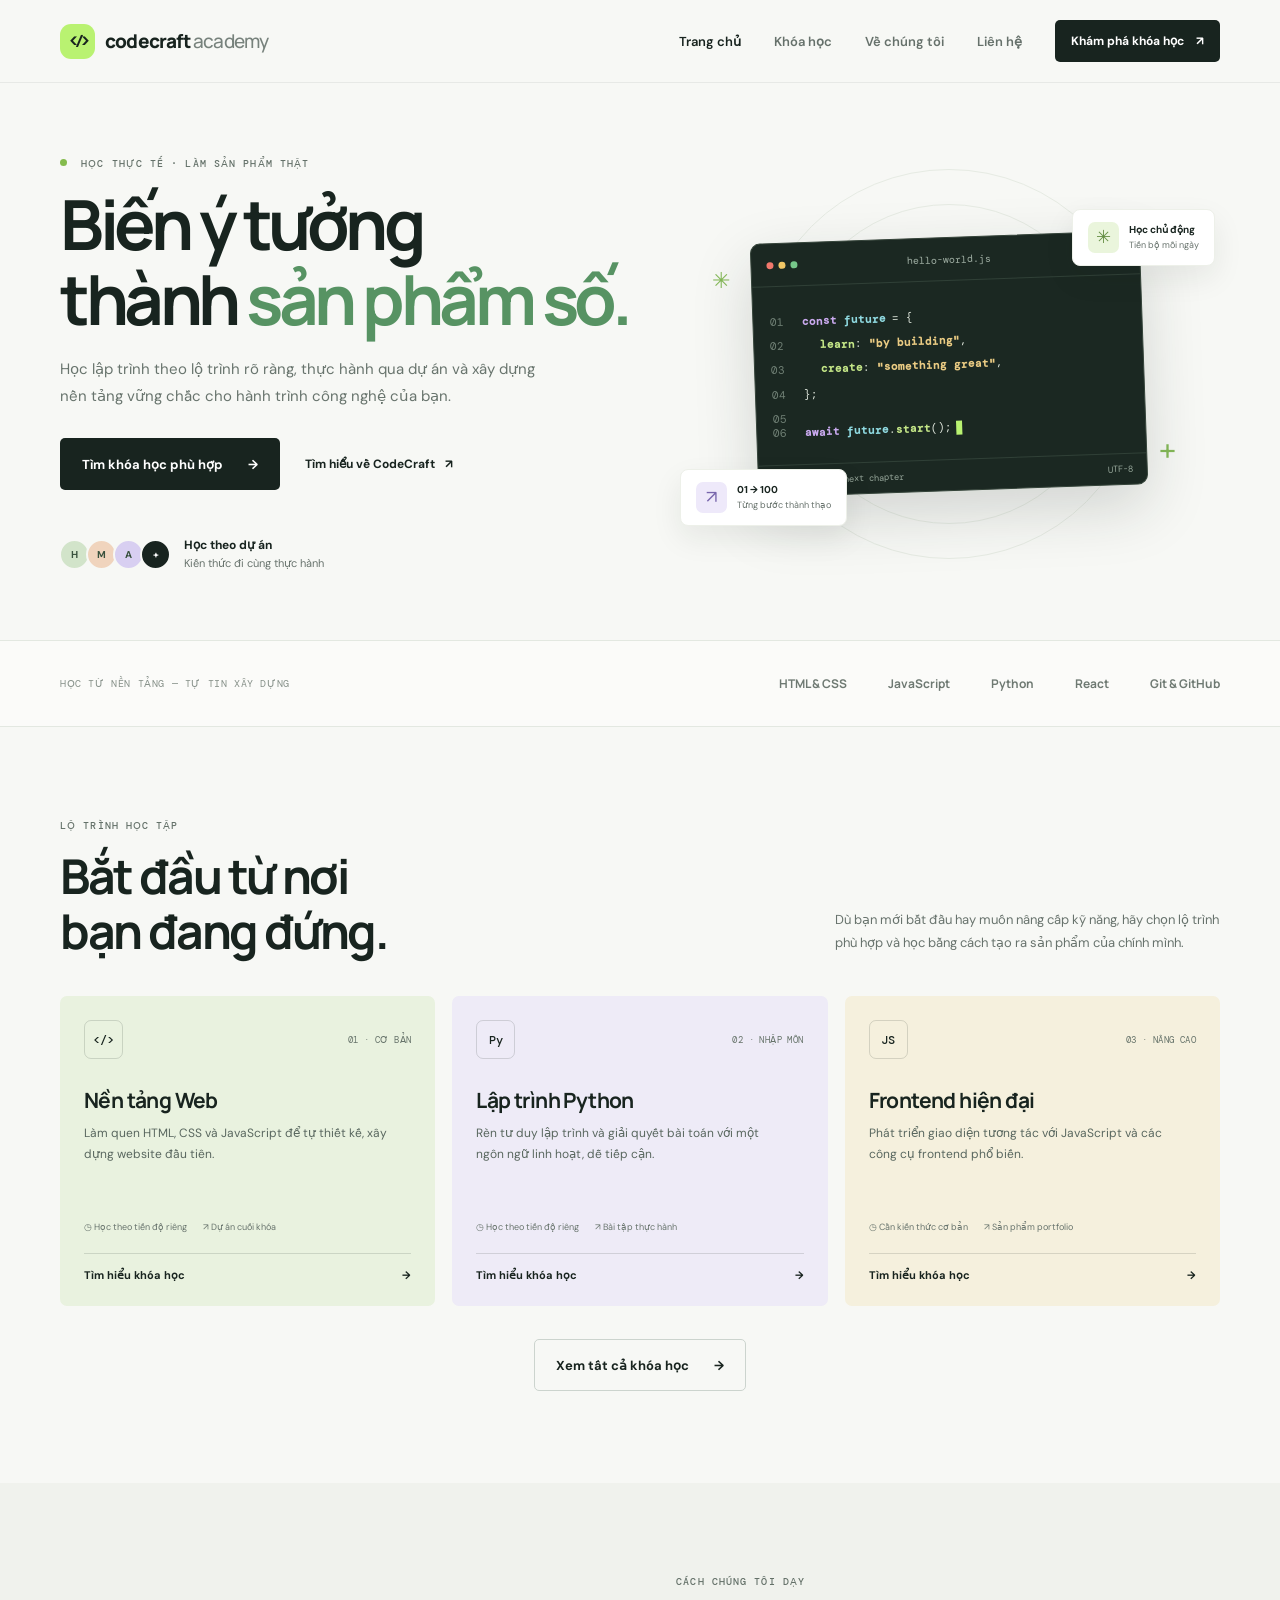
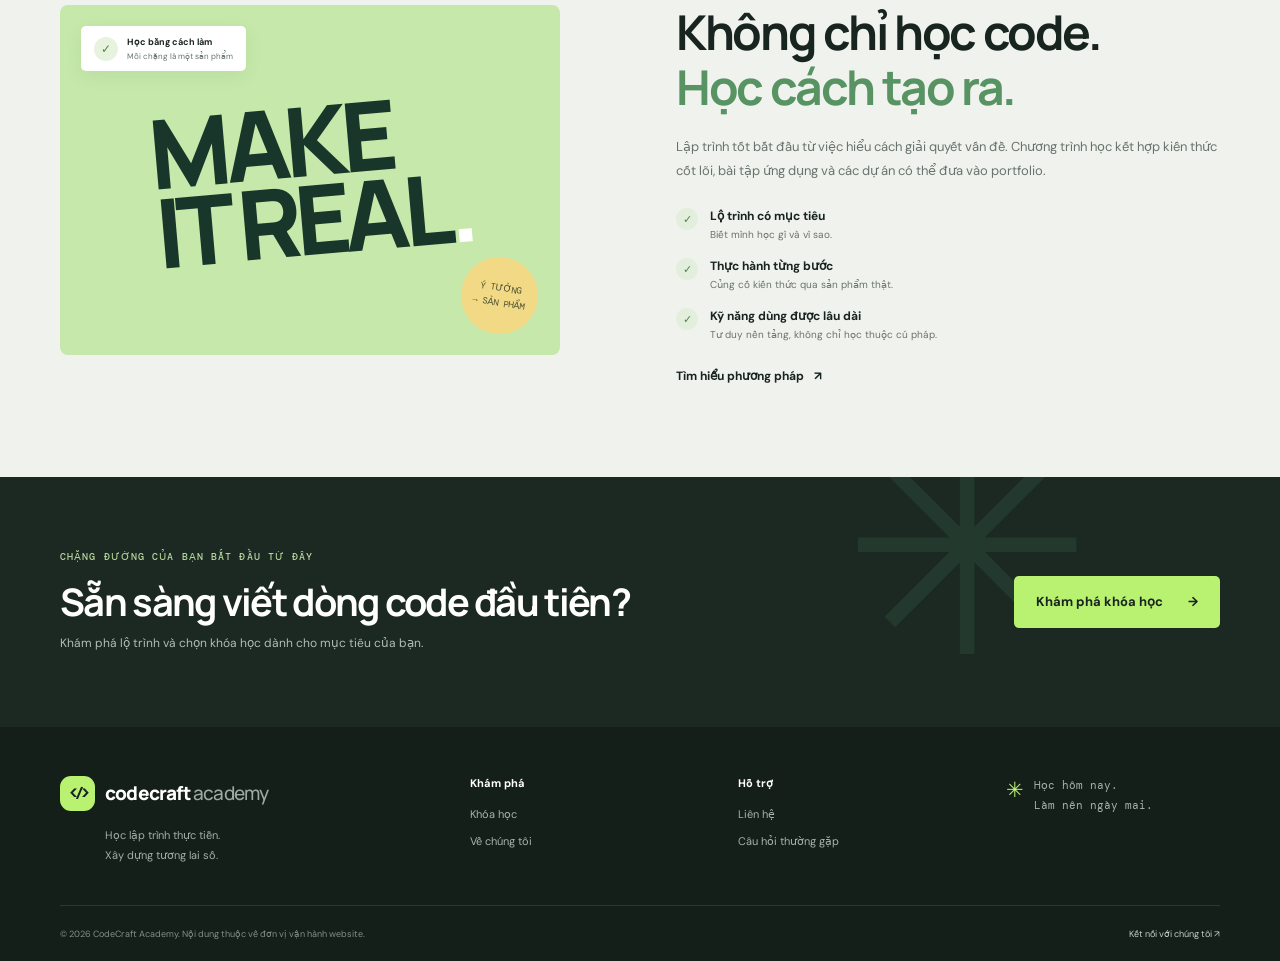
<file: index.html>
<!doctype html>
<html lang="vi">
<head>
  <meta charset="utf-8">
  <meta name="viewport" content="width=device-width, initial-scale=1">
  <meta name="description" content="CodeCraft Academy cung cấp các khóa học lập trình thực tiễn, giúp bạn xây dựng kỹ năng và sản phẩm công nghệ của riêng mình.">
  <meta name="theme-color" content="#f7f8f5">
  <title>CodeCraft Academy — Học lập trình, xây dựng tương lai</title>
  <link rel="stylesheet" href="styles.css">
  <script src="app.js" defer></script>
</head>
<body>
  <a class="skip-link" href="#main">Bỏ qua điều hướng</a>
  <header class="site-header">
    <div class="container header-inner">
      <a class="brand" href="index.html" aria-label="CodeCraft Academy - Trang chủ">
        <span class="brand-mark" aria-hidden="true">&lt;/&gt;</span>
        <span>codecraft<span class="brand-light"> academy</span></span>
      </a>
      <button class="menu-toggle" type="button" aria-expanded="false" aria-controls="site-nav" aria-label="Mở menu">
        <span></span><span></span><span></span>
      </button>
      <nav class="site-nav" id="site-nav" aria-label="Điều hướng chính">
        <a class="active" href="index.html">Trang chủ</a>
        <a href="courses.html">Khóa học</a>
        <a href="about.html">Về chúng tôi</a>
        <a href="contact.html">Liên hệ</a>
        <a class="button button-small button-dark nav-cta" href="courses.html">Khám phá khóa học <span aria-hidden="true">↗</span></a>
      </nav>
    </div>
  </header>

  <main id="main">
    <section class="hero">
      <div class="container hero-grid">
        <div class="hero-copy">
          <p class="eyebrow"><span class="eyebrow-dot"></span> HỌC THỰC TẾ · LÀM SẢN PHẨM THẬT</p>
          <h1>Biến ý tưởng<br>thành <span class="text-accent">sản phẩm số.</span></h1>
          <p class="hero-lead">Học lập trình theo lộ trình rõ ràng, thực hành qua dự án và xây dựng nền tảng vững chắc cho hành trình công nghệ của bạn.</p>
          <div class="hero-actions">
            <a class="button button-dark" href="courses.html">Tìm khóa học phù hợp <span aria-hidden="true">→</span></a>
            <a class="text-link" href="about.html">Tìm hiểu về CodeCraft <span aria-hidden="true">↗</span></a>
          </div>
          <div class="hero-proof">
            <div class="proof-avatars" aria-hidden="true"><span>H</span><span>M</span><span>A</span><span>+</span></div>
            <p><strong>Học theo dự án</strong><br><span>Kiến thức đi cùng thực hành</span></p>
          </div>
        </div>
        <div class="hero-visual" aria-label="Minh họa giao diện lập trình">
          <div class="visual-orbit orbit-one"></div>
          <div class="visual-orbit orbit-two"></div>
          <div class="code-window">
            <div class="window-bar"><div class="window-dots"><i></i><i></i><i></i></div><span>hello-world.js</span><span class="window-menu">•••</span></div>
            <div class="code-body">
              <div class="code-line"><span class="line-number">01</span><span><b class="code-purple">const</b> <b class="code-blue">future</b> = {</span></div>
              <div class="code-line"><span class="line-number">02</span><span class="indent"><b class="code-green">learn</b>: <b class="code-yellow">"by building"</b>,</span></div>
              <div class="code-line"><span class="line-number">03</span><span class="indent"><b class="code-green">create</b>: <b class="code-yellow">"something great"</b>,</span></div>
              <div class="code-line"><span class="line-number">04</span><span>};</span></div>
              <div class="code-line code-spacer"><span class="line-number">05</span><span></span></div>
              <div class="code-line"><span class="line-number">06</span><span><b class="code-purple">await</b> <b class="code-blue">future</b>.<b class="code-green">start</b>();<span class="cursor"></span></span></div>
            </div>
            <div class="code-status"><span><i></i> Build your next chapter</span><span>UTF-8</span></div>
          </div>
          <div class="floating-card floating-top"><span class="floating-icon">✳</span><span><strong>Học chủ động</strong><small>Tiến bộ mỗi ngày</small></span></div>
          <div class="floating-card floating-bottom"><span class="floating-icon purple-icon">↗</span><span><strong>01 → 100</strong><small>Từng bước thành thạo</small></span></div>
          <span class="visual-spark spark-one">✳</span><span class="visual-spark spark-two">+</span>
        </div>
      </div>
    </section>

    <section class="trust-strip">
      <div class="container trust-inner">
        <p>HỌC TỪ NỀN TẢNG — TỰ TIN XÂY DỰNG</p>
        <div class="tech-list" aria-label="Các công nghệ trong chương trình học"><span>HTML & CSS</span><span>JavaScript</span><span>Python</span><span>React</span><span>Git & GitHub</span></div>
      </div>
    </section>

    <section class="section section-courses">
      <div class="container">
        <div class="section-heading">
          <div><p class="eyebrow">LỘ TRÌNH HỌC TẬP</p><h2>Bắt đầu từ nơi<br>bạn đang đứng.</h2></div>
          <p class="section-intro">Dù bạn mới bắt đầu hay muốn nâng cấp kỹ năng, hãy chọn lộ trình phù hợp và học bằng cách tạo ra sản phẩm của chính mình.</p>
        </div>
        <div class="course-grid">
          <article class="course-card course-card-green">
            <div class="course-top"><span class="course-icon">&lt;/&gt;</span><span class="course-level">01 · CƠ BẢN</span></div>
            <h3>Nền tảng Web</h3>
            <p>Làm quen HTML, CSS và JavaScript để tự thiết kế, xây dựng website đầu tiên.</p>
            <div class="course-meta"><span>◷ Học theo tiến độ riêng</span><span>↗ Dự án cuối khóa</span></div>
            <a class="card-link" href="courses.html#web">Tìm hiểu khóa học <span aria-hidden="true">→</span></a>
          </article>
          <article class="course-card course-card-lilac">
            <div class="course-top"><span class="course-icon">Py</span><span class="course-level">02 · NHẬP MÔN</span></div>
            <h3>Lập trình Python</h3>
            <p>Rèn tư duy lập trình và giải quyết bài toán với một ngôn ngữ linh hoạt, dễ tiếp cận.</p>
            <div class="course-meta"><span>◷ Học theo tiến độ riêng</span><span>↗ Bài tập thực hành</span></div>
            <a class="card-link" href="courses.html#python">Tìm hiểu khóa học <span aria-hidden="true">→</span></a>
          </article>
          <article class="course-card course-card-yellow">
            <div class="course-top"><span class="course-icon">JS</span><span class="course-level">03 · NÂNG CAO</span></div>
            <h3>Frontend hiện đại</h3>
            <p>Phát triển giao diện tương tác với JavaScript và các công cụ frontend phổ biến.</p>
            <div class="course-meta"><span>◷ Cần kiến thức cơ bản</span><span>↗ Sản phẩm portfolio</span></div>
            <a class="card-link" href="courses.html#frontend">Tìm hiểu khóa học <span aria-hidden="true">→</span></a>
          </article>
        </div>
        <div class="center-action"><a class="button button-outline" href="courses.html">Xem tất cả khóa học <span aria-hidden="true">→</span></a></div>
      </div>
    </section>

    <section class="section approach-section">
      <div class="container approach-grid">
        <div class="approach-visual">
          <div class="approach-note"><span class="note-check">✓</span><span><strong>Học bằng cách làm</strong><small>Mỗi chặng là một sản phẩm</small></span></div>
          <div class="approach-big-type">MAKE<br><span>IT</span> REAL<span class="approach-period">.</span></div>
          <div class="approach-sticker">Ý TƯỞNG<br>→ SẢN PHẨM</div>
        </div>
        <div class="approach-copy">
          <p class="eyebrow">CÁCH CHÚNG TÔI DẠY</p>
          <h2>Không chỉ học code.<br><span class="text-accent">Học cách tạo ra.</span></h2>
          <p class="body-copy">Lập trình tốt bắt đầu từ việc hiểu cách giải quyết vấn đề. Chương trình học kết hợp kiến thức cốt lõi, bài tập ứng dụng và các dự án có thể đưa vào portfolio.</p>
          <ul class="check-list">
            <li><span>✓</span><div><strong>Lộ trình có mục tiêu</strong><small>Biết mình học gì và vì sao.</small></div></li>
            <li><span>✓</span><div><strong>Thực hành từng bước</strong><small>Củng cố kiến thức qua sản phẩm thật.</small></div></li>
            <li><span>✓</span><div><strong>Kỹ năng dùng được lâu dài</strong><small>Tư duy nền tảng, không chỉ học thuộc cú pháp.</small></div></li>
          </ul>
          <a class="text-link" href="about.html">Tìm hiểu phương pháp <span aria-hidden="true">↗</span></a>
        </div>
      </div>
    </section>

    <section class="cta-section">
      <div class="container cta-inner">
        <div><p class="eyebrow">CHẶNG ĐƯỜNG CỦA BẠN BẮT ĐẦU TỪ ĐÂY</p><h2>Sẵn sàng viết dòng code đầu tiên?</h2><p>Khám phá lộ trình và chọn khóa học dành cho mục tiêu của bạn.</p></div>
        <a class="button button-light" href="courses.html">Khám phá khóa học <span aria-hidden="true">→</span></a>
        <span class="cta-decoration" aria-hidden="true">✳</span>
      </div>
    </section>
  </main>

  <footer class="site-footer">
    <div class="container footer-main">
      <div class="footer-brand"><a class="brand brand-inverse" href="index.html"><span class="brand-mark" aria-hidden="true">&lt;/&gt;</span><span>codecraft<span class="brand-light"> academy</span></span></a><p>Học lập trình thực tiễn.<br>Xây dựng tương lai số.</p></div>
      <div class="footer-column"><strong>Khám phá</strong><a href="courses.html">Khóa học</a><a href="about.html">Về chúng tôi</a></div>
      <div class="footer-column"><strong>Hỗ trợ</strong><a href="contact.html">Liên hệ</a><a href="contact.html#faq">Câu hỏi thường gặp</a></div>
      <div class="footer-note"><span>✳</span><p>Học hôm nay.<br>Làm nên ngày mai.</p></div>
    </div>
    <div class="container footer-bottom"><span>© 2026 CodeCraft Academy. Nội dung thuộc về đơn vị vận hành website.</span><a href="contact.html">Kết nối với chúng tôi ↗</a></div>
  </footer>
</body>
</html>
</file>
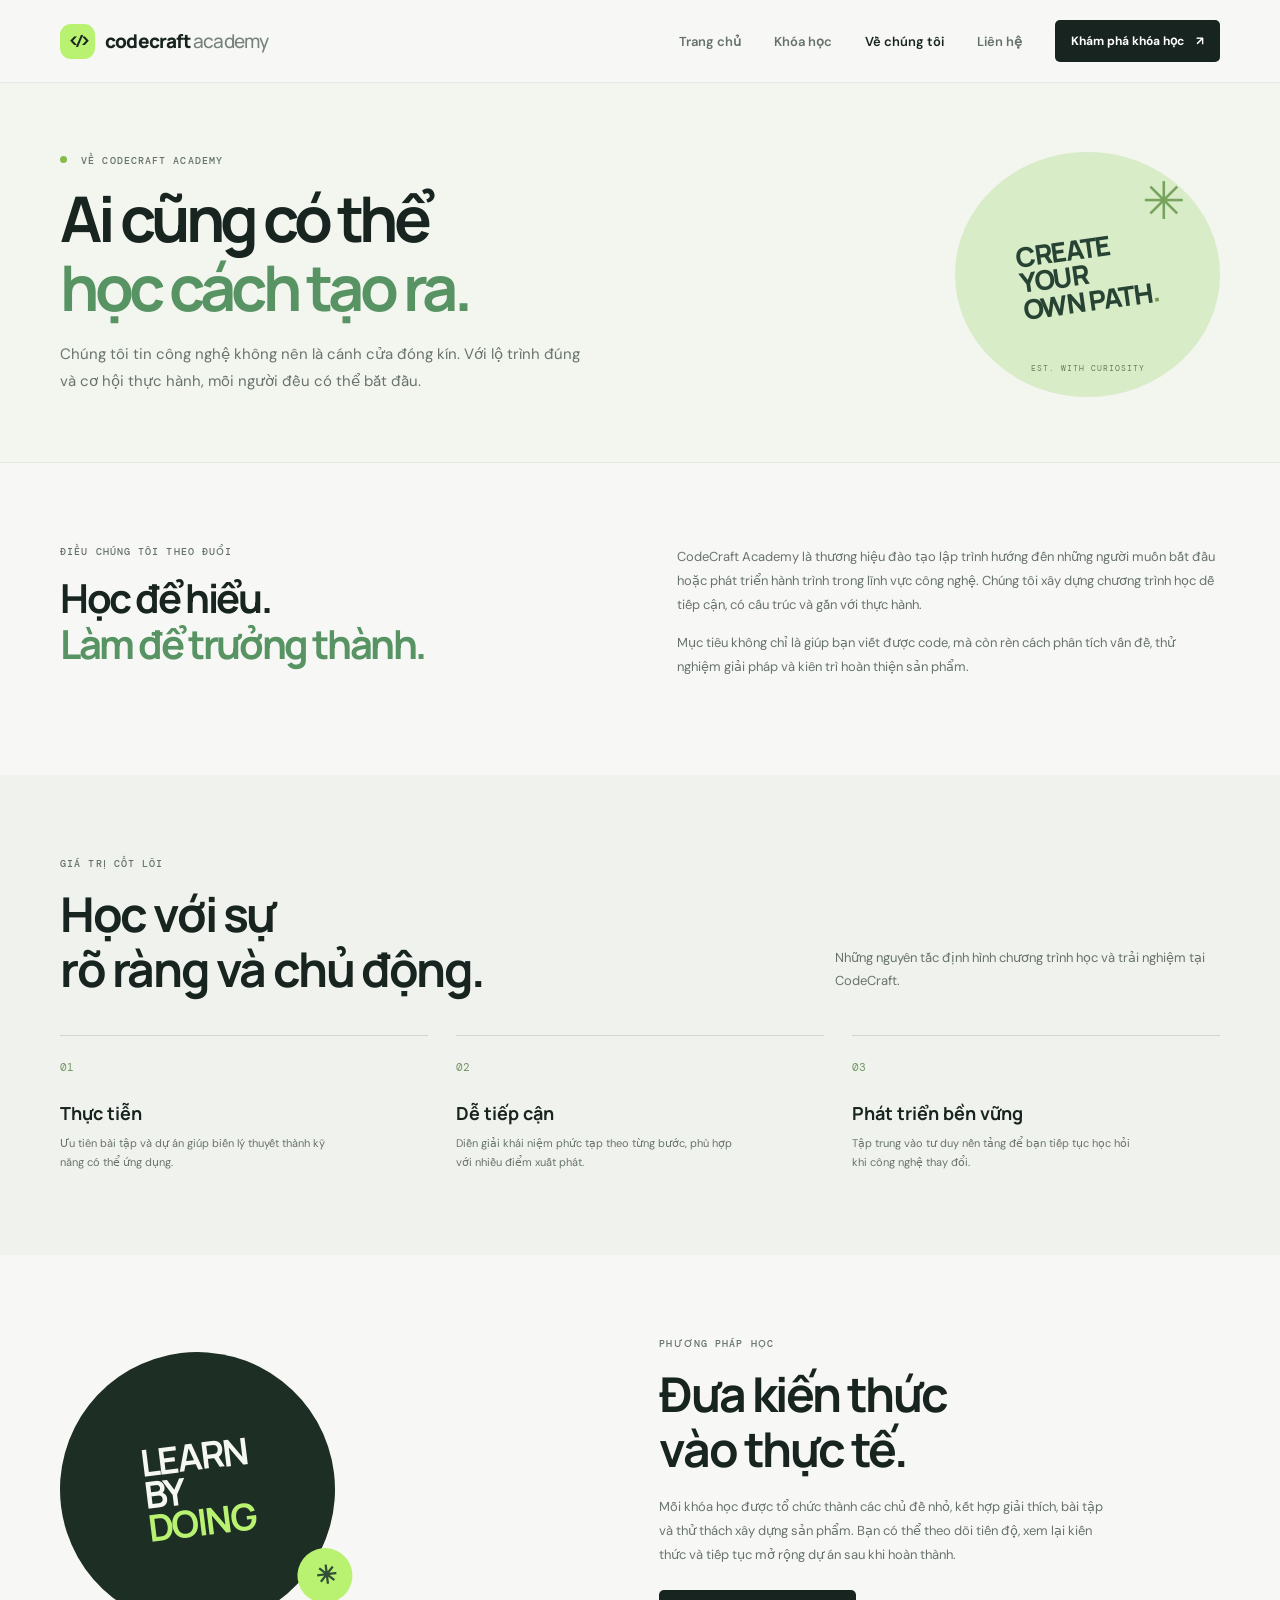
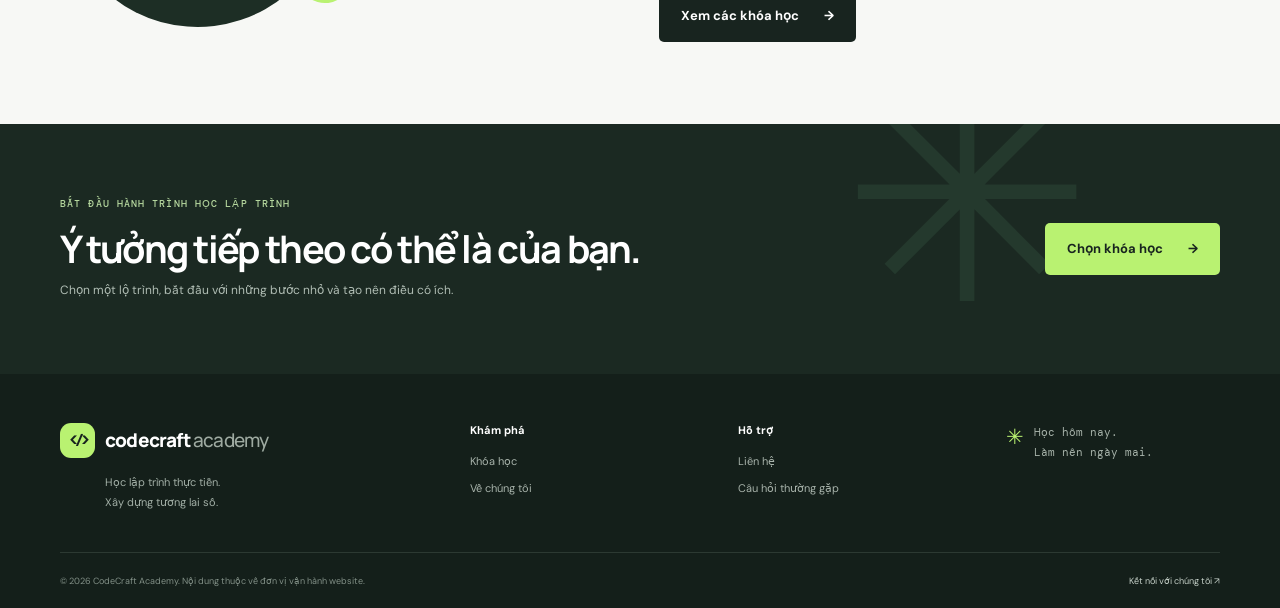
<file: about.html>
<!doctype html>
<html lang="vi">
<head>
  <meta charset="utf-8">
  <meta name="viewport" content="width=device-width, initial-scale=1">
  <meta name="description" content="Tìm hiểu về CodeCraft Academy và phương pháp đào tạo lập trình thực hành, lấy người học làm trung tâm.">
  <meta name="theme-color" content="#f7f8f5">
  <title>Về chúng tôi — CodeCraft Academy</title>
  <link rel="stylesheet" href="styles.css">
  <script src="app.js" defer></script>
</head>
<body>
  <a class="skip-link" href="#main">Bỏ qua điều hướng</a>
  <header class="site-header"><div class="container header-inner">
    <a class="brand" href="index.html" aria-label="CodeCraft Academy - Trang chủ"><span class="brand-mark" aria-hidden="true">&lt;/&gt;</span><span>codecraft<span class="brand-light"> academy</span></span></a>
    <button class="menu-toggle" type="button" aria-expanded="false" aria-controls="site-nav" aria-label="Mở menu"><span></span><span></span><span></span></button>
    <nav class="site-nav" id="site-nav" aria-label="Điều hướng chính"><a href="index.html">Trang chủ</a><a href="courses.html">Khóa học</a><a class="active" href="about.html">Về chúng tôi</a><a href="contact.html">Liên hệ</a><a class="button button-small button-dark nav-cta" href="courses.html">Khám phá khóa học <span aria-hidden="true">↗</span></a></nav>
  </div></header>
  <main id="main">
    <section class="page-hero about-page-hero"><div class="container page-hero-inner"><div><p class="eyebrow"><span class="eyebrow-dot"></span> VỀ CODECRAFT ACADEMY</p><h1>Ai cũng có thể<br><span class="text-accent">học cách tạo ra.</span></h1><p class="hero-lead">Chúng tôi tin công nghệ không nên là cánh cửa đóng kín. Với lộ trình đúng và cơ hội thực hành, mỗi người đều có thể bắt đầu.</p></div><div class="about-hero-art"><span class="about-asterisk">✳</span><span class="about-art-word">CREATE<br>YOUR<br>OWN PATH<span>.</span></span><span class="about-art-label">EST. WITH CURIOSITY</span></div></div></section>
    <section class="section about-story"><div class="container story-grid"><div><p class="eyebrow">ĐIỀU CHÚNG TÔI THEO ĐUỔI</p><h2>Học để hiểu.<br><span class="text-accent">Làm để trưởng thành.</span></h2></div><div><p class="body-copy">CodeCraft Academy là thương hiệu đào tạo lập trình hướng đến những người muốn bắt đầu hoặc phát triển hành trình trong lĩnh vực công nghệ. Chúng tôi xây dựng chương trình học dễ tiếp cận, có cấu trúc và gắn với thực hành.</p><p class="body-copy">Mục tiêu không chỉ là giúp bạn viết được code, mà còn rèn cách phân tích vấn đề, thử nghiệm giải pháp và kiên trì hoàn thiện sản phẩm.</p></div></div></section>
    <section class="values-section"><div class="container"><div class="section-heading"><div><p class="eyebrow">GIÁ TRỊ CỐT LÕI</p><h2>Học với sự<br>rõ ràng và chủ động.</h2></div><p class="section-intro">Những nguyên tắc định hình chương trình học và trải nghiệm tại CodeCraft.</p></div><div class="values-grid"><article><span class="value-symbol">01</span><h3>Thực tiễn</h3><p>Ưu tiên bài tập và dự án giúp biến lý thuyết thành kỹ năng có thể ứng dụng.</p></article><article><span class="value-symbol">02</span><h3>Dễ tiếp cận</h3><p>Diễn giải khái niệm phức tạp theo từng bước, phù hợp với nhiều điểm xuất phát.</p></article><article><span class="value-symbol">03</span><h3>Phát triển bền vững</h3><p>Tập trung vào tư duy nền tảng để bạn tiếp tục học hỏi khi công nghệ thay đổi.</p></article></div></div></section>
    <section class="about-method"><div class="container method-grid"><div class="method-stamp">LEARN<br>BY<br><span>DOING</span><i>✳</i></div><div><p class="eyebrow">PHƯƠNG PHÁP HỌC</p><h2>Đưa kiến thức<br>vào thực tế.</h2><p class="body-copy">Mỗi khóa học được tổ chức thành các chủ đề nhỏ, kết hợp giải thích, bài tập và thử thách xây dựng sản phẩm. Bạn có thể theo dõi tiến độ, xem lại kiến thức và tiếp tục mở rộng dự án sau khi hoàn thành.</p><a class="button button-dark" href="courses.html">Xem các khóa học <span aria-hidden="true">→</span></a></div></div></section>
    <section class="cta-section"><div class="container cta-inner"><div><p class="eyebrow">BẮT ĐẦU HÀNH TRÌNH HỌC LẬP TRÌNH</p><h2>Ý tưởng tiếp theo có thể là của bạn.</h2><p>Chọn một lộ trình, bắt đầu với những bước nhỏ và tạo nên điều có ích.</p></div><a class="button button-light" href="courses.html">Chọn khóa học <span aria-hidden="true">→</span></a><span class="cta-decoration" aria-hidden="true">✳</span></div></section>
  </main>
  <footer class="site-footer"><div class="container footer-main"><div class="footer-brand"><a class="brand brand-inverse" href="index.html"><span class="brand-mark" aria-hidden="true">&lt;/&gt;</span><span>codecraft<span class="brand-light"> academy</span></span></a><p>Học lập trình thực tiễn.<br>Xây dựng tương lai số.</p></div><div class="footer-column"><strong>Khám phá</strong><a href="courses.html">Khóa học</a><a href="about.html">Về chúng tôi</a></div><div class="footer-column"><strong>Hỗ trợ</strong><a href="contact.html">Liên hệ</a><a href="contact.html#faq">Câu hỏi thường gặp</a></div><div class="footer-note"><span>✳</span><p>Học hôm nay.<br>Làm nên ngày mai.</p></div></div><div class="container footer-bottom"><span>© 2026 CodeCraft Academy. Nội dung thuộc về đơn vị vận hành website.</span><a href="contact.html">Kết nối với chúng tôi ↗</a></div></footer>
</body>
</html>
</file>
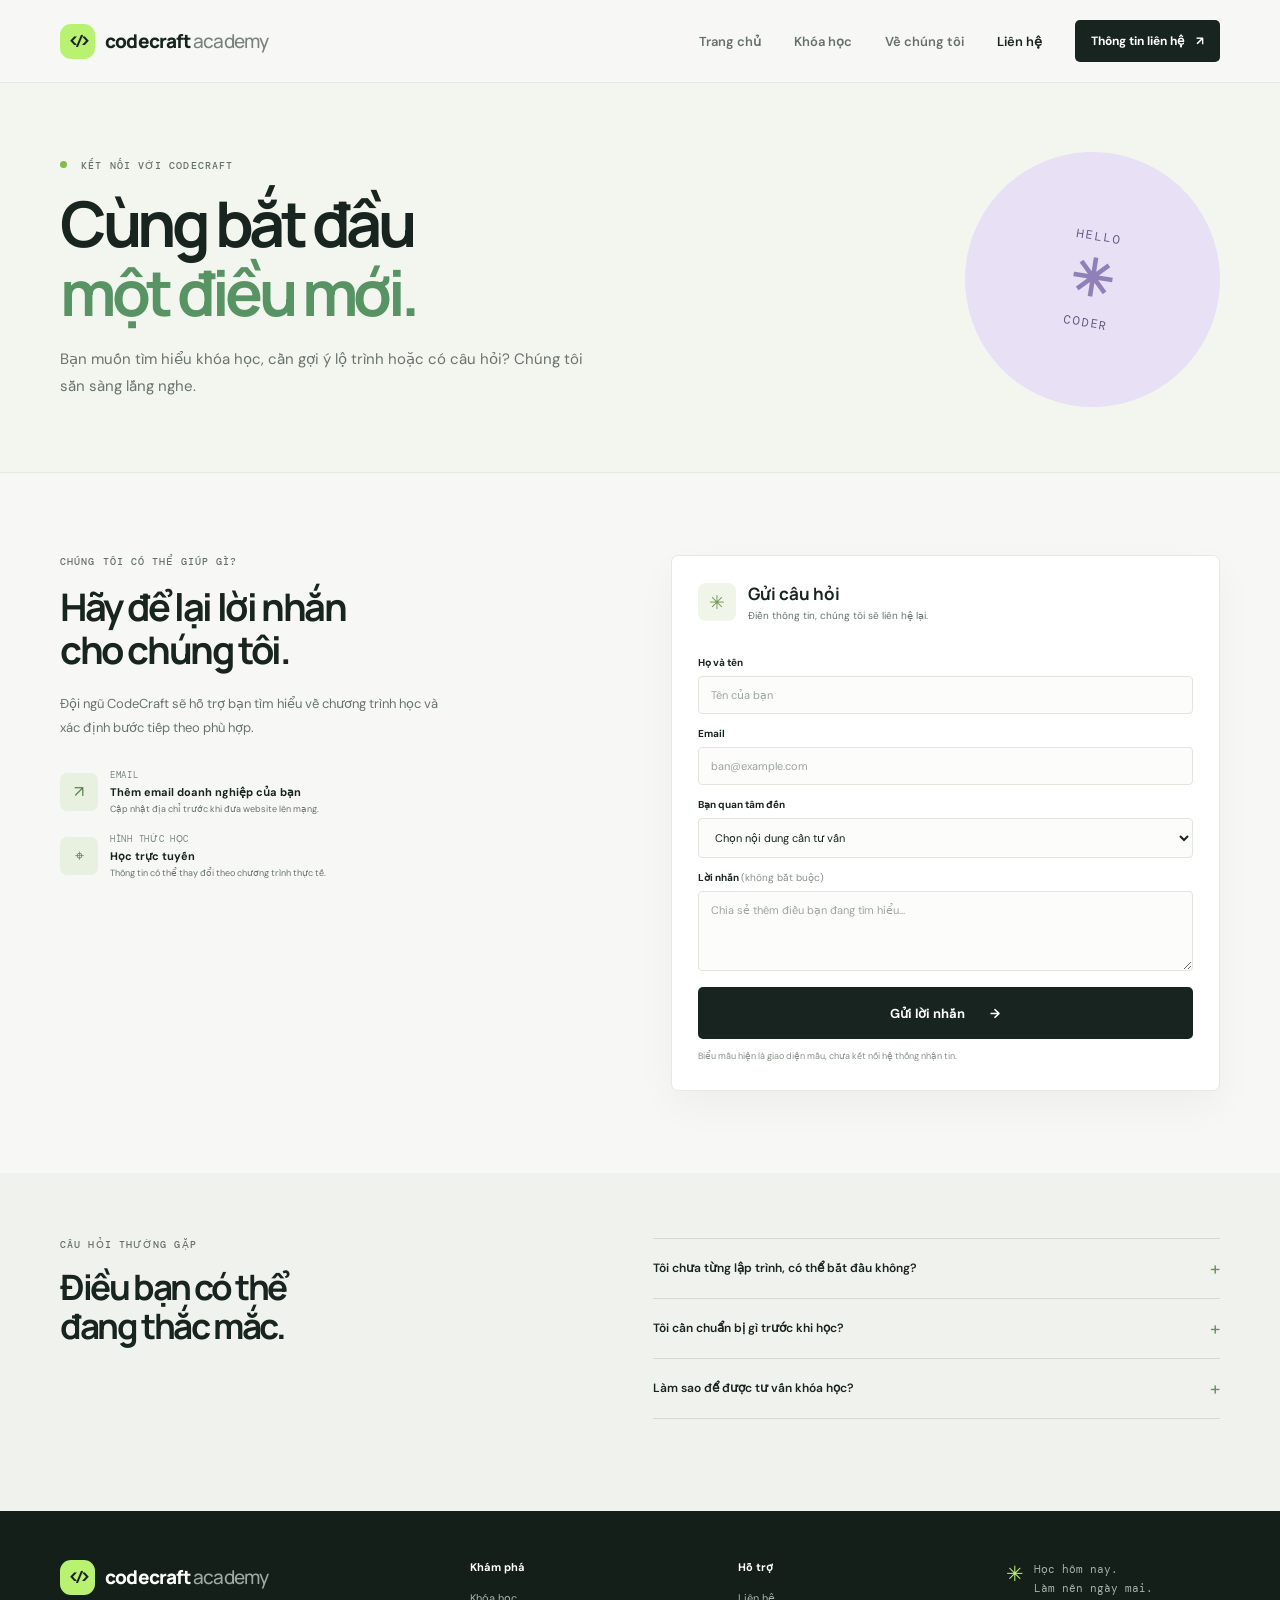
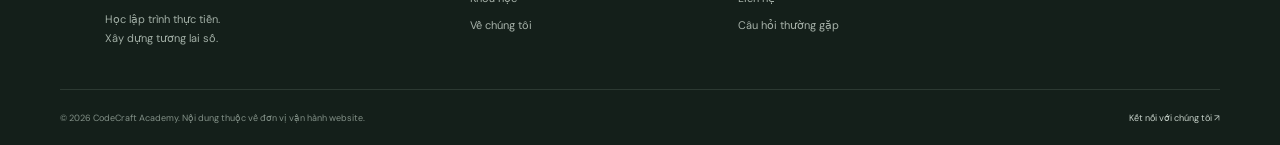
<file: contact.html>
<!doctype html>
<html lang="vi">
<head>
  <meta charset="utf-8">
  <meta name="viewport" content="width=device-width, initial-scale=1">
  <meta name="description" content="Liên hệ CodeCraft Academy để tìm hiểu khóa học lập trình và lộ trình học phù hợp với bạn.">
  <meta name="theme-color" content="#f7f8f5">
  <title>Liên hệ — CodeCraft Academy</title>
  <link rel="stylesheet" href="styles.css">
  <script src="app.js" defer></script>
</head>
<body>
  <a class="skip-link" href="#main">Bỏ qua điều hướng</a>
  <header class="site-header"><div class="container header-inner">
    <a class="brand" href="index.html" aria-label="CodeCraft Academy - Trang chủ"><span class="brand-mark" aria-hidden="true">&lt;/&gt;</span><span>codecraft<span class="brand-light"> academy</span></span></a>
    <button class="menu-toggle" type="button" aria-expanded="false" aria-controls="site-nav" aria-label="Mở menu"><span></span><span></span><span></span></button>
    <nav class="site-nav" id="site-nav" aria-label="Điều hướng chính"><a href="index.html">Trang chủ</a><a href="courses.html">Khóa học</a><a href="about.html">Về chúng tôi</a><a class="active" href="contact.html">Liên hệ</a><a class="button button-small button-dark nav-cta" href="#contact-details">Thông tin liên hệ <span aria-hidden="true">↗</span></a></nav>
  </div></header>
  <main id="main">
    <section class="page-hero contact-page-hero"><div class="container page-hero-inner"><div><p class="eyebrow"><span class="eyebrow-dot"></span> KẾT NỐI VỚI CODECRAFT</p><h1>Cùng bắt đầu<br><span class="text-accent">một điều mới.</span></h1><p class="hero-lead">Bạn muốn tìm hiểu khóa học, cần gợi ý lộ trình hoặc có câu hỏi? Chúng tôi sẵn sàng lắng nghe.</p></div><div class="contact-hero-mark"><span>HELLO</span><b>✳</b><span>CODER</span></div></div></section>
    <section class="section contact-content"><div class="container contact-grid">
      <div class="contact-message"><p class="eyebrow">CHÚNG TÔI CÓ THỂ GIÚP GÌ?</p><h2>Hãy để lại lời nhắn<br>cho chúng tôi.</h2><p class="body-copy">Đội ngũ CodeCraft sẽ hỗ trợ bạn tìm hiểu về chương trình học và xác định bước tiếp theo phù hợp.</p><div class="contact-info" id="contact-details"><div class="contact-info-icon">↗</div><div><span>EMAIL</span><strong>Thêm email doanh nghiệp của bạn</strong><small>Cập nhật địa chỉ trước khi đưa website lên mạng.</small></div></div><div class="contact-info"><div class="contact-info-icon">⌖</div><div><span>HÌNH THỨC HỌC</span><strong>Học trực tuyến</strong><small>Thông tin có thể thay đổi theo chương trình thực tế.</small></div></div></div>
      <div class="contact-form-card"><div class="form-heading"><span class="form-spark">✳</span><div><h3>Gửi câu hỏi</h3><p>Điền thông tin, chúng tôi sẽ liên hệ lại.</p></div></div><form id="contact-form"><label for="name">Họ và tên</label><input id="name" name="name" type="text" autocomplete="name" placeholder="Tên của bạn" required><label for="email">Email</label><input id="email" name="email" type="email" autocomplete="email" placeholder="ban@example.com" required><label for="topic">Bạn quan tâm đến</label><select id="topic" name="topic" required><option value="" disabled selected>Chọn nội dung cần tư vấn</option><option>Khóa học phát triển Web</option><option>Khóa học Python</option><option>Khóa học Frontend</option><option>Lộ trình học lập trình</option><option>Khác</option></select><label for="message">Lời nhắn <span>(không bắt buộc)</span></label><textarea id="message" name="message" rows="4" placeholder="Chia sẻ thêm điều bạn đang tìm hiểu..."></textarea><button class="button button-dark form-submit" type="submit">Gửi lời nhắn <span aria-hidden="true">→</span></button><p class="form-note" id="form-note" aria-live="polite">Biểu mẫu hiện là giao diện mẫu, chưa kết nối hệ thống nhận tin.</p></form></div>
    </div></section>
    <section class="section faq-section" id="faq"><div class="container faq-grid"><div><p class="eyebrow">CÂU HỎI THƯỜNG GẶP</p><h2>Điều bạn có thể<br>đang thắc mắc.</h2></div><div class="faq-list"><details><summary>Tôi chưa từng lập trình, có thể bắt đầu không?<span>+</span></summary><p>Có. Hãy bắt đầu với lộ trình nền tảng Web hoặc Python dành cho người mới. Mỗi khóa học sẽ giới thiệu kiến thức theo từng bước.</p></details><details><summary>Tôi cần chuẩn bị gì trước khi học?<span>+</span></summary><p>Thông thường bạn chỉ cần một máy tính có kết nối Internet. Hướng dẫn cài đặt công cụ sẽ được giới thiệu trong lộ trình học.</p></details><details><summary>Làm sao để được tư vấn khóa học?<span>+</span></summary><p>Hãy liên hệ qua thông tin doanh nghiệp được bổ sung trên trang này. Biểu mẫu mẫu chưa gửi dữ liệu đến máy chủ.</p></details></div></div></section>
  </main>
  <footer class="site-footer"><div class="container footer-main"><div class="footer-brand"><a class="brand brand-inverse" href="index.html"><span class="brand-mark" aria-hidden="true">&lt;/&gt;</span><span>codecraft<span class="brand-light"> academy</span></span></a><p>Học lập trình thực tiễn.<br>Xây dựng tương lai số.</p></div><div class="footer-column"><strong>Khám phá</strong><a href="courses.html">Khóa học</a><a href="about.html">Về chúng tôi</a></div><div class="footer-column"><strong>Hỗ trợ</strong><a href="contact.html">Liên hệ</a><a href="#faq">Câu hỏi thường gặp</a></div><div class="footer-note"><span>✳</span><p>Học hôm nay.<br>Làm nên ngày mai.</p></div></div><div class="container footer-bottom"><span>© 2026 CodeCraft Academy. Nội dung thuộc về đơn vị vận hành website.</span><a href="#contact-details">Kết nối với chúng tôi ↗</a></div></footer>
  </body>
</html>
</file>
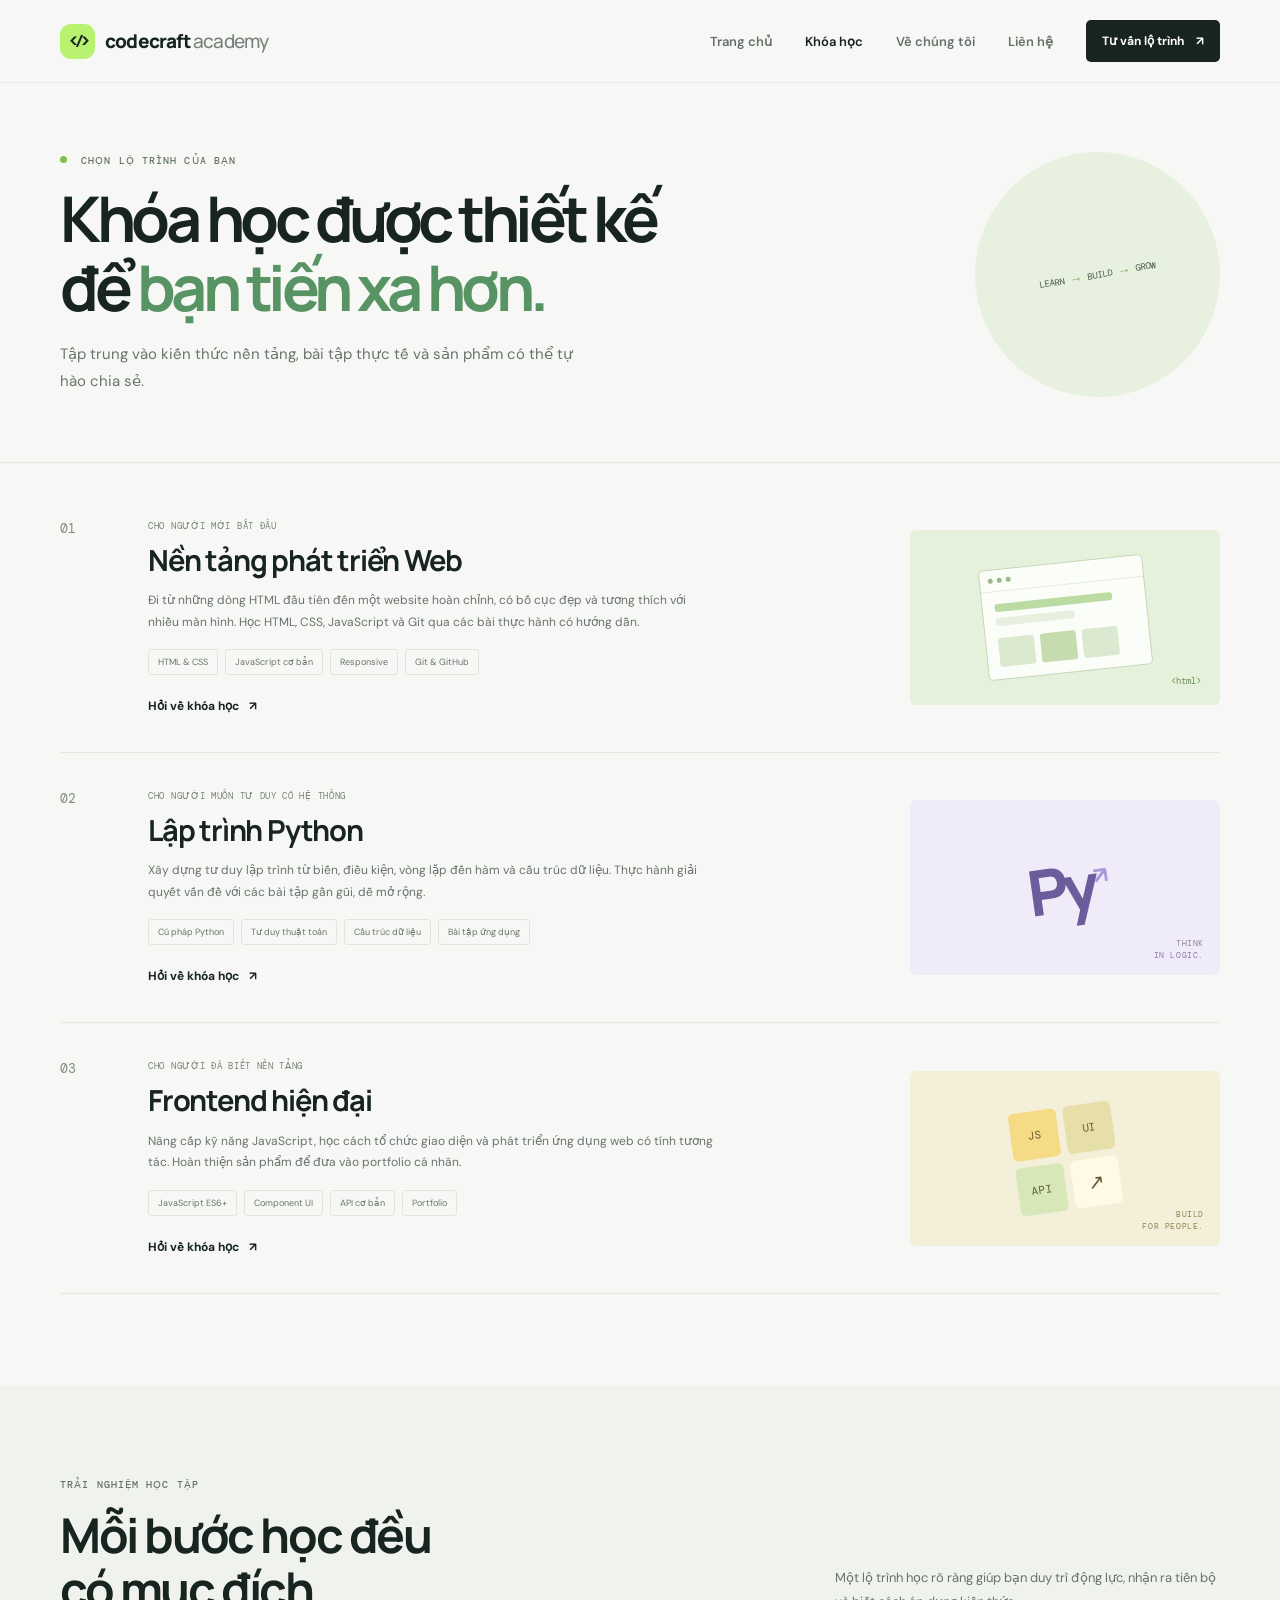
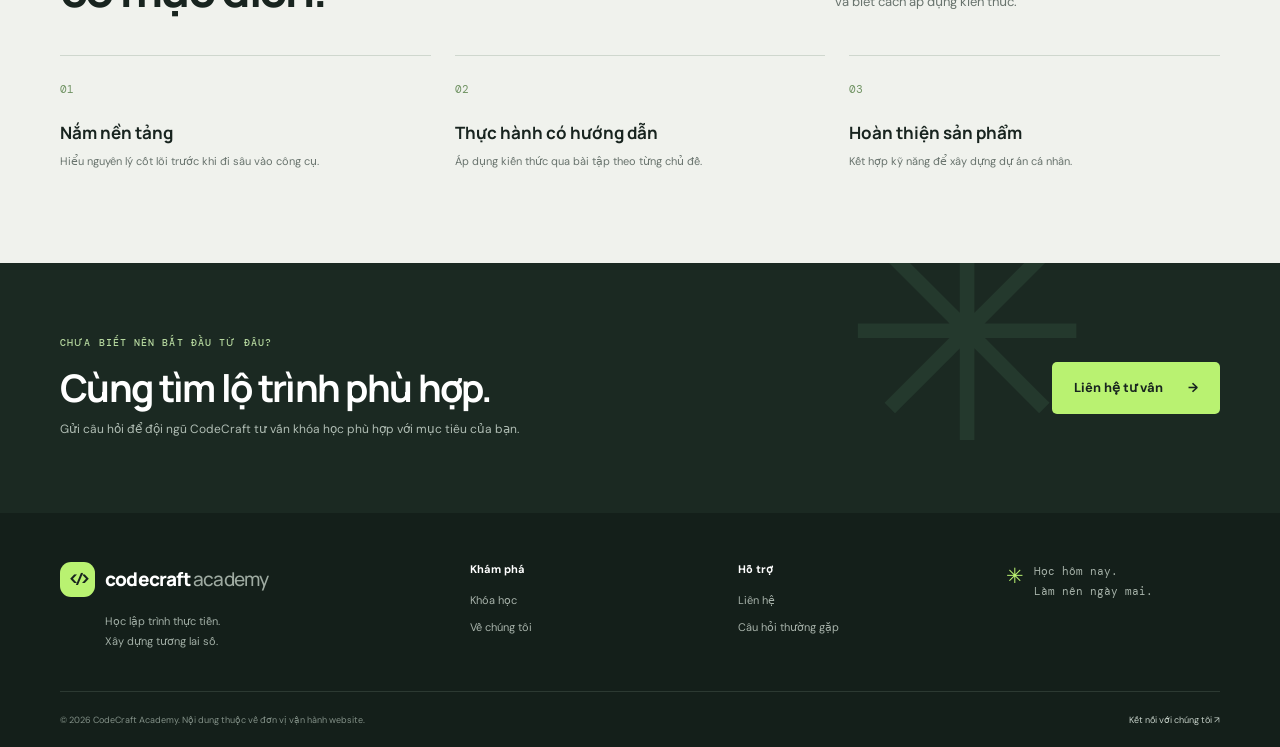
<file: courses.html>
<!doctype html>
<html lang="vi">
<head>
  <meta charset="utf-8">
  <meta name="viewport" content="width=device-width, initial-scale=1">
  <meta name="description" content="Khám phá các khóa học lập trình web, Python và frontend tại CodeCraft Academy.">
  <meta name="theme-color" content="#f7f8f5">
  <title>Khóa học lập trình — CodeCraft Academy</title>
  <link rel="stylesheet" href="styles.css">
  <script src="app.js" defer></script>
</head>
<body>
  <a class="skip-link" href="#main">Bỏ qua điều hướng</a>
  <header class="site-header"><div class="container header-inner">
    <a class="brand" href="index.html" aria-label="CodeCraft Academy - Trang chủ"><span class="brand-mark" aria-hidden="true">&lt;/&gt;</span><span>codecraft<span class="brand-light"> academy</span></span></a>
    <button class="menu-toggle" type="button" aria-expanded="false" aria-controls="site-nav" aria-label="Mở menu"><span></span><span></span><span></span></button>
    <nav class="site-nav" id="site-nav" aria-label="Điều hướng chính"><a href="index.html">Trang chủ</a><a class="active" href="courses.html">Khóa học</a><a href="about.html">Về chúng tôi</a><a href="contact.html">Liên hệ</a><a class="button button-small button-dark nav-cta" href="contact.html">Tư vấn lộ trình <span aria-hidden="true">↗</span></a></nav>
  </div></header>
  <main id="main">
    <section class="page-hero courses-page-hero"><div class="container page-hero-inner"><div><p class="eyebrow"><span class="eyebrow-dot"></span> CHỌN LỘ TRÌNH CỦA BẠN</p><h1>Khóa học được thiết kế<br>để <span class="text-accent">bạn tiến xa hơn.</span></h1><p class="hero-lead">Tập trung vào kiến thức nền tảng, bài tập thực tế và sản phẩm có thể tự hào chia sẻ.</p></div><div class="page-hero-stamp"><span>LEARN</span><b>→</b><span>BUILD</span><b>→</b><span>GROW</span></div></div></section>
    <section class="section courses-list-section"><div class="container">
      <div class="course-detail" id="web"><div class="detail-number">01</div><div class="detail-content"><div class="detail-label">CHO NGƯỜI MỚI BẮT ĐẦU</div><h2>Nền tảng phát triển Web</h2><p>Đi từ những dòng HTML đầu tiên đến một website hoàn chỉnh, có bố cục đẹp và tương thích với nhiều màn hình. Học HTML, CSS, JavaScript và Git qua các bài thực hành có hướng dẫn.</p><div class="detail-tags"><span>HTML & CSS</span><span>JavaScript cơ bản</span><span>Responsive</span><span>Git & GitHub</span></div><a class="text-link" href="contact.html">Hỏi về khóa học <span aria-hidden="true">↗</span></a></div><div class="detail-art detail-art-web"><div class="art-browser"><div class="art-browser-head"><i></i><i></i><i></i></div><div class="art-browser-body"><span class="art-bar"></span><span class="art-bar short"></span><div class="art-blocks"><i></i><i></i><i></i></div></div></div><span class="art-token">&lt;html&gt;</span></div></div>
      <div class="course-detail" id="python"><div class="detail-number">02</div><div class="detail-content"><div class="detail-label">CHO NGƯỜI MUỐN TƯ DUY CÓ HỆ THỐNG</div><h2>Lập trình Python</h2><p>Xây dựng tư duy lập trình từ biến, điều kiện, vòng lặp đến hàm và cấu trúc dữ liệu. Thực hành giải quyết vấn đề với các bài tập gần gũi, dễ mở rộng.</p><div class="detail-tags"><span>Cú pháp Python</span><span>Tư duy thuật toán</span><span>Cấu trúc dữ liệu</span><span>Bài tập ứng dụng</span></div><a class="text-link" href="contact.html">Hỏi về khóa học <span aria-hidden="true">↗</span></a></div><div class="detail-art detail-art-python"><div class="python-mark">Py<span>↗</span></div><div class="python-caption">THINK<br>IN LOGIC.</div></div></div>
      <div class="course-detail" id="frontend"><div class="detail-number">03</div><div class="detail-content"><div class="detail-label">CHO NGƯỜI ĐÃ BIẾT NỀN TẢNG</div><h2>Frontend hiện đại</h2><p>Nâng cấp kỹ năng JavaScript, học cách tổ chức giao diện và phát triển ứng dụng web có tính tương tác. Hoàn thiện sản phẩm để đưa vào portfolio cá nhân.</p><div class="detail-tags"><span>JavaScript ES6+</span><span>Component UI</span><span>API cơ bản</span><span>Portfolio</span></div><a class="text-link" href="contact.html">Hỏi về khóa học <span aria-hidden="true">↗</span></a></div><div class="detail-art detail-art-frontend"><div class="frontend-tiles"><span>JS</span><span>UI</span><span>API</span><span>↗</span></div><div class="frontend-caption">BUILD<br>FOR PEOPLE.</div></div></div>
    </div></section>
    <section class="section learning-section"><div class="container"><div class="section-heading"><div><p class="eyebrow">TRẢI NGHIỆM HỌC TẬP</p><h2>Mỗi bước học đều<br>có mục đích.</h2></div><p class="section-intro">Một lộ trình học rõ ràng giúp bạn duy trì động lực, nhận ra tiến bộ và biết cách áp dụng kiến thức.</p></div><div class="steps-grid"><article><span>01</span><h3>Nắm nền tảng</h3><p>Hiểu nguyên lý cốt lõi trước khi đi sâu vào công cụ.</p></article><article><span>02</span><h3>Thực hành có hướng dẫn</h3><p>Áp dụng kiến thức qua bài tập theo từng chủ đề.</p></article><article><span>03</span><h3>Hoàn thiện sản phẩm</h3><p>Kết hợp kỹ năng để xây dựng dự án cá nhân.</p></article></div></div></section>
    <section class="cta-section"><div class="container cta-inner"><div><p class="eyebrow">CHƯA BIẾT NÊN BẮT ĐẦU TỪ ĐÂU?</p><h2>Cùng tìm lộ trình phù hợp.</h2><p>Gửi câu hỏi để đội ngũ CodeCraft tư vấn khóa học phù hợp với mục tiêu của bạn.</p></div><a class="button button-light" href="contact.html">Liên hệ tư vấn <span aria-hidden="true">→</span></a><span class="cta-decoration" aria-hidden="true">✳</span></div></section>
  </main>
  <footer class="site-footer"><div class="container footer-main"><div class="footer-brand"><a class="brand brand-inverse" href="index.html"><span class="brand-mark" aria-hidden="true">&lt;/&gt;</span><span>codecraft<span class="brand-light"> academy</span></span></a><p>Học lập trình thực tiễn.<br>Xây dựng tương lai số.</p></div><div class="footer-column"><strong>Khám phá</strong><a href="courses.html">Khóa học</a><a href="about.html">Về chúng tôi</a></div><div class="footer-column"><strong>Hỗ trợ</strong><a href="contact.html">Liên hệ</a><a href="contact.html#faq">Câu hỏi thường gặp</a></div><div class="footer-note"><span>✳</span><p>Học hôm nay.<br>Làm nên ngày mai.</p></div></div><div class="container footer-bottom"><span>© 2026 CodeCraft Academy. Nội dung thuộc về đơn vị vận hành website.</span><a href="contact.html">Kết nối với chúng tôi ↗</a></div></footer>
</body>
</html>
</file>
<file: styles.css>
@import url("https://fonts.googleapis.com/css2?family=DM+Mono:wght@400;500&family=DM+Sans:wght@400;500;600;700&family=Manrope:wght@400;500;600;700;800&display=swap");

:root {
  --ink: #18241f;
  --muted: #68736d;
  --paper: #f7f8f5;
  --white: #fff;
  --green: #b9f271;
  --green-dark: #31704d;
  --line: #e3e8e1;
  --purple: #c8b9f2;
  --yellow: #f3d77e;
  --display: "Manrope", "DM Sans", sans-serif;
  --body: "DM Sans", sans-serif;
  --mono: "DM Mono", monospace;
}

* { box-sizing: border-box; }
html { scroll-behavior: smooth; }
body { margin: 0; color: var(--ink); background: var(--paper); font-family: var(--body); -webkit-font-smoothing: antialiased; }
a { color: inherit; text-decoration: none; }
button, input, select, textarea { font: inherit; }
.container { width: min(1160px, calc(100% - 64px)); margin-inline: auto; }
.skip-link { position: absolute; top: -50px; left: 16px; z-index: 20; padding: 12px 16px; background: var(--white); }
.skip-link:focus { top: 12px; }

.site-header { position: relative; z-index: 5; border-bottom: 1px solid rgba(24, 36, 31, .07); background: var(--paper); }
.header-inner { min-height: 82px; display: flex; align-items: center; justify-content: space-between; }
.brand { display: inline-flex; align-items: center; gap: 10px; font-family: var(--display); font-size: 19px; font-weight: 800; letter-spacing: -.8px; }
.brand-mark { display: grid; width: 35px; height: 35px; place-items: center; border-radius: 11px; color: var(--ink); background: var(--green); font: 700 14px var(--mono); letter-spacing: -2px; }
.brand-light { color: #77827c; font-weight: 500; }
.site-nav { display: flex; align-items: center; gap: 33px; color: #66716b; font-size: 13px; font-weight: 600; }
.site-nav > a:not(.button) { transition: color .2s ease; }
.site-nav > a:not(.button):hover, .site-nav > a.active { color: var(--ink); }
.menu-toggle { display: none; }
.button { display: inline-flex; min-height: 52px; align-items: center; justify-content: center; gap: 25px; padding: 0 21px; border: 1px solid transparent; border-radius: 5px; font-size: 13px; font-weight: 700; transition: transform .2s ease, background .2s ease; }
.button:hover { transform: translateY(-2px); }
.button-dark { color: #fff; background: var(--ink); }
.button-dark:hover { background: #2d4037; }
.button-small { min-height: 42px; padding: 0 15px; gap: 12px; font-size: 12px; }
.button-outline { color: var(--ink); border-color: #ccd4ce; background: transparent; }
.button-outline:hover { background: #eef1ec; }
.button-light { color: var(--ink); background: var(--green); }
.button-light:hover { background: #c9fa89; }

.hero { overflow: hidden; padding: 74px 0 68px; }
.hero-grid { display: grid; grid-template-columns: 1fr .95fr; align-items: center; gap: 48px; }
.eyebrow { margin: 0 0 17px; color: #647169; font: 500 10px var(--mono); letter-spacing: 1.1px; }
.eyebrow-dot { display: inline-block; width: 7px; height: 7px; margin: 0 7px 1px 0; border-radius: 50%; background: #84bb4c; }
h1, h2, h3, p { margin-top: 0; }
h1, h2, h3 { font-family: var(--display); }
h1 { margin-bottom: 20px; font-size: clamp(45px, 5.4vw, 71px); line-height: 1.08; letter-spacing: -4.5px; font-weight: 700; }
.text-accent { color: #579363; }
.hero-lead { max-width: 500px; margin-bottom: 28px; color: #68746d; font-size: 15px; line-height: 1.8; }
.hero-actions { display: flex; align-items: center; gap: 25px; }
.text-link { display: inline-flex; align-items: center; gap: 10px; font-size: 12px; font-weight: 700; }
.text-link span, .card-link span { transition: transform .2s ease; }
.text-link:hover span, .card-link:hover span { transform: translateX(4px); }
.hero-proof { display: flex; align-items: center; gap: 13px; margin-top: 46px; }
.proof-avatars { display: flex; padding-left: 3px; }
.proof-avatars span { display: grid; width: 31px; height: 31px; margin-left: -4px; place-items: center; border: 2px solid var(--paper); border-radius: 50%; background: #d2e4ca; color: #38513d; font-size: 10px; font-weight: 700; }
.proof-avatars span:nth-child(2) { background: #f0d4bd; }.proof-avatars span:nth-child(3) { background: #d8cff1; }.proof-avatars span:nth-child(4) { background: var(--ink); color: white; }
.hero-proof p { margin: 0; font-size: 11px; line-height: 1.55; }.hero-proof strong { font-size: 12px; }.hero-proof p span { color: var(--muted); }
.hero-visual { position: relative; min-height: 385px; display: grid; place-items: center; }
.visual-orbit { position: absolute; border: 1px solid #e6ebe3; border-radius: 50%; }
.orbit-one { width: 390px; height: 390px; }.orbit-two { width: 320px; height: 320px; }
.code-window { position: relative; z-index: 1; width: min(390px, 85%); overflow: hidden; border: 1px solid #35443a; border-radius: 10px; background: #1b2822; box-shadow: 0 22px 60px rgba(27, 40, 34, .17); transform: rotate(-2deg); }
.window-bar { height: 43px; display: flex; align-items: center; justify-content: space-between; padding: 0 15px; border-bottom: 1px solid #304037; color: #a1b0a5; font: 10px var(--mono); }
.window-dots { display: flex; gap: 5px; }.window-dots i { width: 7px; height: 7px; border-radius: 50%; background: #f1786c; }.window-dots i:nth-child(2) { background: #f2c765; }.window-dots i:nth-child(3) { background: #76c78a; }
.window-menu { letter-spacing: 2px; }.code-body { padding: 23px 16px 20px; color: #e2e9df; font: 11px/2.2 var(--mono); }
.code-line { display: flex; gap: 18px; white-space: nowrap; }.line-number { width: 14px; color: #718176; text-align: right; }.indent { padding-left: 18px; }.code-purple { color: #c9a9ee; }.code-blue { color: #8fd9e0; }.code-green { color: #c4e687; }.code-yellow { color: #eacb83; }.code-spacer { height: 14px; }
.cursor { display: inline-block; width: 6px; height: 14px; margin-left: 4px; vertical-align: middle; background: var(--green); }
.code-status { display: flex; justify-content: space-between; padding: 9px 14px; border-top: 1px solid #304037; color: #96a69a; font: 9px var(--mono); }.code-status i { display: inline-block; width: 6px; height: 6px; margin-right: 5px; border-radius: 50%; background: var(--green); }
.floating-card { position: absolute; z-index: 2; display: flex; align-items: center; gap: 10px; padding: 12px 15px; border: 1px solid #edf0e9; border-radius: 8px; background: #fff; box-shadow: 0 12px 30px rgba(24, 36, 31, .08); }
.floating-top { top: 37px; right: 5px; }.floating-bottom { bottom: 31px; left: 2px; }
.floating-icon { display: grid; width: 31px; height: 31px; place-items: center; border-radius: 7px; background: #eaf5dc; color: #638d43; font-size: 18px; }.purple-icon { background: #eee9fa; color: #7866ac; }
.floating-card strong, .floating-card small { display: block; }.floating-card strong { font-size: 10px; }.floating-card small { margin-top: 3px; color: var(--muted); font-size: 9px; }
.visual-spark { position: absolute; color: #85b958; font-size: 22px; }.spark-one { top: 94px; left: 34px; }.spark-two { right: 44px; bottom: 87px; font-size: 31px; }

.trust-strip { border-block: 1px solid var(--line); background: rgba(255,255,255,.4); }
.trust-inner { min-height: 85px; display: flex; align-items: center; justify-content: space-between; gap: 30px; }
.trust-inner > p { margin: 0; color: #87918a; font: 10px var(--mono); letter-spacing: .6px; }.tech-list { display: flex; flex-wrap: wrap; gap: clamp(15px, 3.2vw, 42px); color: #6e7972; font-family: var(--display); font-size: 12px; font-weight: 700; }
.section { padding: 92px 0; }.section-heading { display: flex; align-items: end; justify-content: space-between; gap: 40px; margin-bottom: 38px; }
h2 { margin-bottom: 0; font-size: clamp(34px, 4vw, 48px); line-height: 1.14; letter-spacing: -2.4px; }
.section-intro { max-width: 385px; margin: 0 0 4px; color: var(--muted); font-size: 13px; line-height: 1.8; }
.course-grid { display: grid; grid-template-columns: repeat(3, 1fr); gap: 17px; }
.course-card { min-height: 310px; display: flex; flex-direction: column; padding: 24px; border-radius: 7px; }
.course-card-green { background: #e9f2df; }.course-card-lilac { background: #eeebf7; }.course-card-yellow { background: #f5f0dd; }
.course-top { display: flex; align-items: center; justify-content: space-between; margin-bottom: 27px; }.course-icon { display: grid; width: 39px; height: 39px; place-items: center; border: 1px solid rgba(24,36,31,.15); border-radius: 7px; color: var(--ink); font: 500 12px var(--mono); }.course-level { color: #66736a; font: 9px var(--mono); letter-spacing: .4px; }
.course-card h3 { margin-bottom: 9px; font-size: 21px; letter-spacing: -.6px; }.course-card > p { max-width: 310px; margin-bottom: 20px; color: #59675f; font-size: 12px; line-height: 1.7; }
.course-meta { display: flex; flex-wrap: wrap; gap: 8px 16px; margin-top: auto; margin-bottom: 20px; color: #68746d; font-size: 9px; }
.card-link { display: flex; justify-content: space-between; padding-top: 14px; border-top: 1px solid rgba(24, 36, 31, .14); font-size: 11px; font-weight: 700; }
.center-action { margin-top: 33px; text-align: center; }
.approach-section { background: #f0f2ed; }.approach-grid { display: grid; grid-template-columns: .92fr 1fr; align-items: center; gap: 10%; }
.approach-visual { position: relative; min-height: 350px; display: grid; place-items: center; overflow: hidden; border-radius: 8px; background: #c6e9ab; }
.approach-big-type { color: #18372a; font: 800 clamp(62px, 8vw, 96px)/.82 var(--display); letter-spacing: -7px; transform: rotate(-5deg); }.approach-big-type > span:first-child { color: #5d8c58; }.approach-period { color: #fff; }
.approach-note { position: absolute; z-index: 1; top: 21px; left: 21px; display: flex; align-items: center; gap: 9px; padding: 10px 13px; border-radius: 5px; background: #fff; box-shadow: 0 5px 17px #32583315; }
.note-check { display: grid; width: 24px; height: 24px; place-items: center; border-radius: 50%; background: #e8f3df; color: #558345; font-size: 12px; }.approach-note strong,.approach-note small { display: block; }.approach-note strong { font-size: 9px; }.approach-note small { margin-top: 3px; color: var(--muted); font-size: 8px; }
.approach-sticker { position: absolute; right: 22px; bottom: 21px; display: grid; width: 77px; height: 77px; place-content: center; border-radius: 50%; background: #f2d986; color: #4c5031; text-align: center; font: 9px/1.6 var(--mono); transform: rotate(9deg); }
.approach-copy h2 { margin-bottom: 20px; }.body-copy { color: var(--muted); font-size: 13px; line-height: 1.85; }
.check-list { display: grid; gap: 17px; margin: 25px 0 23px; padding: 0; list-style: none; }.check-list li { display: flex; gap: 12px; }.check-list li > span { display: grid; flex: 0 0 22px; height: 22px; place-items: center; border-radius: 50%; background: #e3efdc; color: #4b8557; font-size: 11px; }.check-list strong,.check-list small { display: block; }.check-list strong { font-size: 12px; }.check-list small { margin-top: 4px; color: var(--muted); font-size: 10px; }
.cta-section { overflow: hidden; background: #1b2922; color: white; }.cta-inner { position: relative; min-height: 250px; display: flex; align-items: center; justify-content: space-between; gap: 30px; }.cta-inner > div { position: relative; z-index: 1; }.cta-inner .eyebrow { color: #b5d79e; }.cta-inner h2 { max-width: 600px; margin-bottom: 10px; font-size: clamp(28px, 3vw, 38px); letter-spacing: -1.7px; }.cta-inner p:not(.eyebrow) { max-width: 480px; margin: 0; color: #b0bdb4; font-size: 12px; line-height: 1.7; }.cta-inner .button { position: relative; z-index: 1; flex: 0 0 auto; }.cta-decoration { position: absolute; right: 11%; top: -75px; color: #24392d; font-size: 300px; line-height: 1; }
.site-footer { background: #141f1a; color: white; }.footer-main { display: grid; grid-template-columns: 1.6fr 1fr 1fr .9fr; gap: 30px; padding: 49px 0 40px; }.brand-inverse .brand-light { color: #9eaaa1; }.footer-brand > p { margin: 15px 0 0 45px; color: #a2afa6; font-size: 11px; line-height: 1.8; }
.footer-column { display: flex; flex-direction: column; gap: 13px; color: #a8b3ab; font-size: 11px; }.footer-column strong { margin-bottom: 4px; color: white; font-size: 11px; }.footer-column a:hover,.footer-bottom a:hover { color: var(--green); }
.footer-note { display: flex; gap: 10px; align-items: start; color: #a6b2a9; }.footer-note > span { color: var(--green); font-size: 21px; }.footer-note p { margin: 0; font: 11px/1.8 var(--mono); }.footer-bottom { min-height: 56px; display: flex; align-items: center; justify-content: space-between; gap: 20px; border-top: 1px solid #2c3932; color: #829087; font-size: 9px; }.footer-bottom a { color: #c5d0c8; }

/* Inner pages */
.page-hero { overflow: hidden; padding: 69px 0 65px; border-bottom: 1px solid var(--line); }.page-hero-inner { display: flex; align-items: center; justify-content: space-between; gap: 50px; }.page-hero h1 { font-size: clamp(43px, 5vw, 63px); }.page-hero .hero-lead { max-width: 530px; margin-bottom: 0; }
.page-hero-stamp { display: flex; width: 245px; height: 245px; flex: 0 0 245px; align-items: center; justify-content: center; gap: 8px; border-radius: 50%; background: #e8f1df; color: #405b43; font: 9px var(--mono); transform: rotate(-10deg); }.page-hero-stamp b { color: #78a65a; font-size: 13px; }
.courses-list-section { padding-top: 57px; }.course-detail { display: grid; grid-template-columns: 62px minmax(0,1fr) 310px; gap: 26px; align-items: center; padding: 37px 0; border-bottom: 1px solid var(--line); scroll-margin-top: 30px; }.course-detail:first-child { padding-top: 0; }.detail-number { align-self: start; color: #7b8b7e; font: 13px var(--mono); }.detail-label { margin-bottom: 12px; color: #76827a; font: 9px var(--mono); letter-spacing: .7px; }.detail-content h2 { margin-bottom: 13px; font-size: 29px; letter-spacing: -1.2px; }.detail-content > p { max-width: 570px; margin-bottom: 16px; color: var(--muted); font-size: 12px; line-height: 1.8; }.detail-tags { display: flex; flex-wrap: wrap; gap: 7px; margin-bottom: 19px; }.detail-tags span { padding: 6px 9px; border: 1px solid #e0e6dc; border-radius: 3px; color: #68756d; font-size: 9px; }.detail-art { position: relative; height: 175px; display: grid; place-items: center; overflow: hidden; border-radius: 6px; }.detail-art-web { background: #e6f1dc; }.art-browser { width: 165px; overflow: hidden; border: 1px solid #c6d7b9; border-radius: 5px; background: #fbfdf9; transform: rotate(-6deg); }.art-browser-head { display: flex; gap: 4px; padding: 8px; border-bottom: 1px solid #e5eadf; }.art-browser-head i { width: 5px; height: 5px; border-radius: 50%; background: #9bb78b; }.art-browser-body { padding: 12px; }.art-bar { display: block; width: 85%; height: 8px; border-radius: 3px; background: #bbdba3; }.art-bar.short { width: 57%; margin-top: 6px; background: #e8efde; }.art-blocks { display: flex; gap: 6px; margin-top: 12px; }.art-blocks i { width: 36px; height: 29px; border-radius: 3px; background: #dce9d1; }.art-blocks i:nth-child(2) { background: #c4dcae; }.art-token { position: absolute; right: 19px; bottom: 18px; color: #698e54; font: 9px var(--mono); }.detail-art-python { background: #efebf8; }.python-mark { color: #6d5c9c; font: 800 63px var(--display); letter-spacing: -5px; transform: rotate(-8deg); }.python-mark span { position: relative; top: -24px; color: #a89ada; font-size: 23px; }.python-caption,.frontend-caption { position: absolute; right: 16px; bottom: 14px; color: #8a80a5; font: 8px/1.5 var(--mono); text-align: right; letter-spacing: .6px; }.detail-art-frontend { background: #f4efd9; }.frontend-tiles { display: grid; grid-template-columns: repeat(2, 48px); gap: 7px; transform: rotate(-8deg); }.frontend-tiles span { display: grid; width: 48px; height: 48px; place-items: center; border-radius: 5px; background: #f5db86; color: #625936; font: 11px var(--mono); }.frontend-tiles span:nth-child(2) { background: #e6dfa9; }.frontend-tiles span:nth-child(3) { background: #d7e7b8; }.frontend-tiles span:nth-child(4) { background: #fff9e6; font-size: 20px; }.frontend-caption { color: #8f8051; }
.learning-section { background: #f0f2ed; }.steps-grid { display: grid; grid-template-columns: repeat(3,1fr); gap: 24px; }.steps-grid article { padding: 21px 0 0; border-top: 1px solid #cfd7ce; }.steps-grid article > span { color: #709363; font: 11px var(--mono); }.steps-grid h3 { margin: 23px 0 8px; font-size: 17px; }.steps-grid p { max-width: 280px; margin: 0; color: var(--muted); font-size: 11px; line-height: 1.7; }
.about-page-hero { background: #f3f5ef; }.about-hero-art { position: relative; width: 265px; height: 245px; flex: 0 0 265px; display: grid; place-items: center; overflow: hidden; border-radius: 50%; background: #d8ecc8; }.about-asterisk { position: absolute; top: 15px; right: 34px; color: #77a35d; font-size: 52px; }.about-art-word { color: #274333; font: 800 27px/.98 var(--display); letter-spacing: -1.3px; transform: rotate(-8deg); }.about-art-word > span { color: #7a9c57; }.about-art-label { position: absolute; bottom: 24px; color: #668057; font: 8px var(--mono); letter-spacing: 1px; }.about-story { padding-block: 82px; }.story-grid { display: grid; grid-template-columns: .9fr 1fr; gap: 11%; }.story-grid h2 { font-size: 40px; }.story-grid .body-copy { margin-bottom: 14px; }.values-section { padding: 82px 0; background: #f0f2ed; }.values-grid { display: grid; grid-template-columns: repeat(3,1fr); gap: 28px; }.values-grid article { padding-top: 19px; border-top: 1px solid #cfd7ce; }.value-symbol { color: #719662; font: 11px var(--mono); }.values-grid h3 { margin: 25px 0 9px; font-size: 18px; }.values-grid p { max-width: 290px; margin: 0; color: var(--muted); font-size: 11px; line-height: 1.8; }.about-method { padding: 82px 0; }.method-grid { display: grid; grid-template-columns: .8fr 1fr; align-items: center; gap: 13%; }.method-stamp { position: relative; width: 275px; height: 275px; display: grid; place-content: center; border-radius: 50%; background: #1d2e25; color: #f5f7f1; font: 700 37px/.9 var(--display); letter-spacing: -2px; transform: rotate(-7deg); }.method-stamp span { color: var(--green); }.method-stamp i { position: absolute; right: -6px; bottom: 9px; display: grid; width: 55px; height: 55px; place-items: center; border-radius: 50%; background: var(--green); color: #314e36; font-size: 25px; font-style: normal; }.method-grid h2 { margin-bottom: 18px; }.method-grid .body-copy { max-width: 450px; margin-bottom: 23px; }
.contact-page-hero { background: #f3f5ef; }.contact-hero-mark { width: 255px; height: 255px; flex: 0 0 255px; display: flex; flex-direction: column; align-items: center; justify-content: center; gap: 10px; border-radius: 50%; background: #e8e1f5; color: #625581; font: 12px var(--mono); letter-spacing: 2px; transform: rotate(9deg); }.contact-hero-mark b { color: #9080ba; font-size: 51px; line-height: 1; }
.contact-content { padding-block: 82px; }.contact-grid { display: grid; grid-template-columns: .9fr 1fr; gap: 10%; align-items: start; }.contact-message h2 { margin-bottom: 20px; font-size: 38px; }.contact-message > .body-copy { max-width: 400px; margin-bottom: 29px; }.contact-info { display: flex; align-items: center; gap: 12px; margin-top: 18px; }.contact-info-icon { display: grid; width: 38px; height: 38px; flex: 0 0 38px; place-items: center; border-radius: 7px; background: #e8f1df; color: #55804a; }.contact-info > div:last-child { display: flex; flex-direction: column; gap: 4px; }.contact-info span { color: #7b867e; font: 9px var(--mono); letter-spacing: .7px; }.contact-info strong { font-size: 11px; }.contact-info small { color: var(--muted); font-size: 9px; }
.contact-form-card { padding: 26px; border: 1px solid #e4e9e1; border-radius: 7px; background: #fff; box-shadow: 0 15px 40px rgba(24,36,31,.04); }.form-heading { display: flex; align-items: center; gap: 12px; margin-bottom: 21px; }.form-spark { display: grid; width: 38px; height: 38px; place-items: center; border-radius: 8px; background: #eff5e8; color: #719756; font-size: 19px; }.form-heading h3 { margin: 0 0 4px; font-size: 17px; }.form-heading p { margin: 0; color: var(--muted); font-size: 10px; }.contact-form-card form { display: grid; grid-template-columns: 1fr; }.contact-form-card label { margin: 13px 0 7px; font-size: 10px; font-weight: 700; }.contact-form-card label span { color: #859087; font-weight: 400; }.contact-form-card input,.contact-form-card select,.contact-form-card textarea { width: 100%; padding: 11px 12px; border: 1px solid #e0e5de; border-radius: 4px; outline: none; background: #fcfdfa; color: var(--ink); font-size: 11px; }.contact-form-card input:focus,.contact-form-card select:focus,.contact-form-card textarea:focus { border-color: #7eaa6c; box-shadow: 0 0 0 3px #83ad701c; }.contact-form-card textarea { resize: vertical; }.contact-form-card input::placeholder,.contact-form-card textarea::placeholder { color: #9ba59d; }.form-submit { width: 100%; margin-top: 16px; cursor: pointer; }.form-note { margin: 11px 0 0; color: #859087; font-size: 9px; line-height: 1.5; }.form-note-alert { color: #835728; }
.faq-section { padding-top: 65px; background: #f0f2ed; }.faq-grid { display: grid; grid-template-columns: .8fr 1fr; gap: 12%; }.faq-grid h2 { font-size: 35px; }.faq-list details { border-bottom: 1px solid #d5ddd3; }.faq-list details:first-child { border-top: 1px solid #d5ddd3; }.faq-list summary { display: flex; align-items: center; justify-content: space-between; gap: 20px; padding: 17px 0; cursor: pointer; list-style: none; font-size: 12px; font-weight: 600; }.faq-list summary::-webkit-details-marker { display: none; }.faq-list summary span { color: #699158; font-size: 19px; font-weight: 400; transition: transform .2s ease; }.faq-list details[open] summary span { transform: rotate(45deg); }.faq-list details p { max-width: 500px; padding: 0 25px 17px 0; margin: 0; color: var(--muted); font-size: 11px; line-height: 1.8; }

@media (max-width: 900px) {
  .container { width: min(100% - 42px, 720px); }
  .site-nav { gap: 19px; }.hero-grid { grid-template-columns: 1fr .85fr; gap: 20px; }.hero-visual { min-height: 330px; }.orbit-one { width: 330px; height: 330px; }.orbit-two { width: 275px; height: 275px; }.floating-top { right: -8px; }.floating-bottom { left: -5px; }
  .trust-inner { align-items: start; flex-direction: column; justify-content: center; gap: 13px; padding-block: 18px; }.course-card { padding: 19px; }.course-detail { grid-template-columns: 37px minmax(0,1fr) 240px; gap: 16px; }.detail-art { height: 160px; }.approach-grid { gap: 7%; }
}
@media (max-width: 680px) {
  .container { width: calc(100% - 38px); }.header-inner { min-height: 69px; }.brand { font-size: 17px; }.brand-mark { width: 32px; height: 32px; }
  .menu-toggle { display: flex; width: 40px; height: 40px; flex-direction: column; align-items: center; justify-content: center; gap: 5px; border: 1px solid var(--line); border-radius: 5px; background: transparent; cursor: pointer; }.menu-toggle span { width: 16px; height: 1.5px; background: var(--ink); transition: transform .2s ease; }.menu-toggle[aria-expanded="true"] span:first-child { transform: translateY(6.5px) rotate(45deg); }.menu-toggle[aria-expanded="true"] span:nth-child(2) { opacity: 0; }.menu-toggle[aria-expanded="true"] span:nth-child(3) { transform: translateY(-6.5px) rotate(-45deg); }
  .site-nav { position: absolute; top: 68px; right: 0; left: 0; display: none; align-items: stretch; flex-direction: column; gap: 0; padding: 8px 19px 19px; border-bottom: 1px solid var(--line); background: var(--paper); box-shadow: 0 12px 20px #18241f0d; }.site-nav.nav-open { display: flex; }.site-nav > a:not(.button) { padding: 13px 0; border-bottom: 1px solid #e9ede7; }.site-nav .nav-cta { margin-top: 14px; }
  .hero { padding: 52px 0 47px; }.hero-grid { grid-template-columns: 1fr; gap: 30px; }.hero-copy { position: relative; z-index: 1; }.eyebrow { font-size: 9px; }h1 { margin-bottom: 15px; font-size: clamp(43px, 12vw, 60px); letter-spacing: -3px; }.hero-lead { font-size: 13px; }.hero-actions { align-items: start; flex-direction: column; gap: 17px; }.hero-proof { margin-top: 27px; }.hero-visual { min-height: 290px; }.code-window { width: min(355px, 86%); }.orbit-one { width: 290px; height: 290px; }.orbit-two { width: 235px; height: 235px; }.floating-top { top: 0; right: 1px; }.floating-bottom { bottom: 7px; left: 0; }
  .trust-inner > p { font-size: 9px; }.tech-list { gap: 11px 18px; font-size: 10px; }
  .section { padding: 65px 0; }.section-heading { align-items: start; flex-direction: column; gap: 17px; margin-bottom: 27px; }h2 { font-size: 36px; letter-spacing: -1.7px; }.section-intro { font-size: 12px; }.course-grid { grid-template-columns: 1fr; gap: 12px; }.course-card { min-height: 275px; padding: 22px; }.approach-grid { grid-template-columns: 1fr; gap: 35px; }.approach-visual { min-height: 285px; }.approach-big-type { font-size: 77px; }.check-list { margin: 21px 0; }.cta-inner { min-height: 280px; align-items: start; flex-direction: column; justify-content: center; gap: 24px; padding-block: 35px; }.cta-inner h2 { font-size: 30px; }.cta-decoration { right: -36px; top: 23px; font-size: 210px; }.footer-main { grid-template-columns: 1fr 1fr; gap: 29px 22px; padding: 39px 0 30px; }.footer-brand { grid-column: 1 / -1; }.footer-note { align-self: start; }.footer-bottom { align-items: start; flex-direction: column; justify-content: center; gap: 7px; padding-block: 13px; line-height: 1.6; }
  .page-hero { padding: 48px 0; }.page-hero-inner { align-items: start; flex-direction: column; gap: 29px; }.page-hero h1 { font-size: clamp(40px, 10vw, 54px); }.page-hero .hero-lead { font-size: 13px; }.page-hero-stamp { width: 170px; height: 170px; flex-basis: 170px; align-self: center; font-size: 8px; }.courses-list-section { padding-top: 37px; }.course-detail { grid-template-columns: 30px minmax(0,1fr); gap: 9px; padding: 27px 0; }.detail-number { font-size: 11px; }.detail-content h2 { font-size: 25px; }.detail-content > p { font-size: 11px; }.detail-art { grid-column: 2; width: 100%; height: 140px; margin-top: 3px; }.steps-grid { grid-template-columns: 1fr; gap: 25px; }.steps-grid h3 { margin-top: 15px; }
  .about-hero-art,.contact-hero-mark { width: 190px; height: 190px; flex-basis: 190px; align-self: center; }.about-art-word { font-size: 23px; }.about-asterisk { font-size: 39px; }.story-grid,.method-grid { grid-template-columns: 1fr; gap: 23px; }.story-grid h2 { font-size: 35px; }.values-grid { grid-template-columns: 1fr; gap: 22px; }.values-grid h3 { margin-top: 14px; }.method-stamp { width: 210px; height: 210px; font-size: 31px; }.method-stamp i { width: 45px; height: 45px; }.contact-content { padding-block: 59px; }.contact-grid { grid-template-columns: 1fr; gap: 32px; }.contact-message h2 { font-size: 34px; }.contact-form-card { padding: 20px; }.faq-grid { grid-template-columns: 1fr; gap: 25px; }.faq-grid h2 { font-size: 32px; }.contact-hero-mark { font-size: 10px; }.contact-hero-mark b { font-size: 40px; }
}
@media (prefers-reduced-motion: reduce) {
  *, *::before, *::after { scroll-behavior: auto !important; transition-duration: .01ms !important; animation-duration: .01ms !important; animation-iteration-count: 1 !important; }
}
</file>
